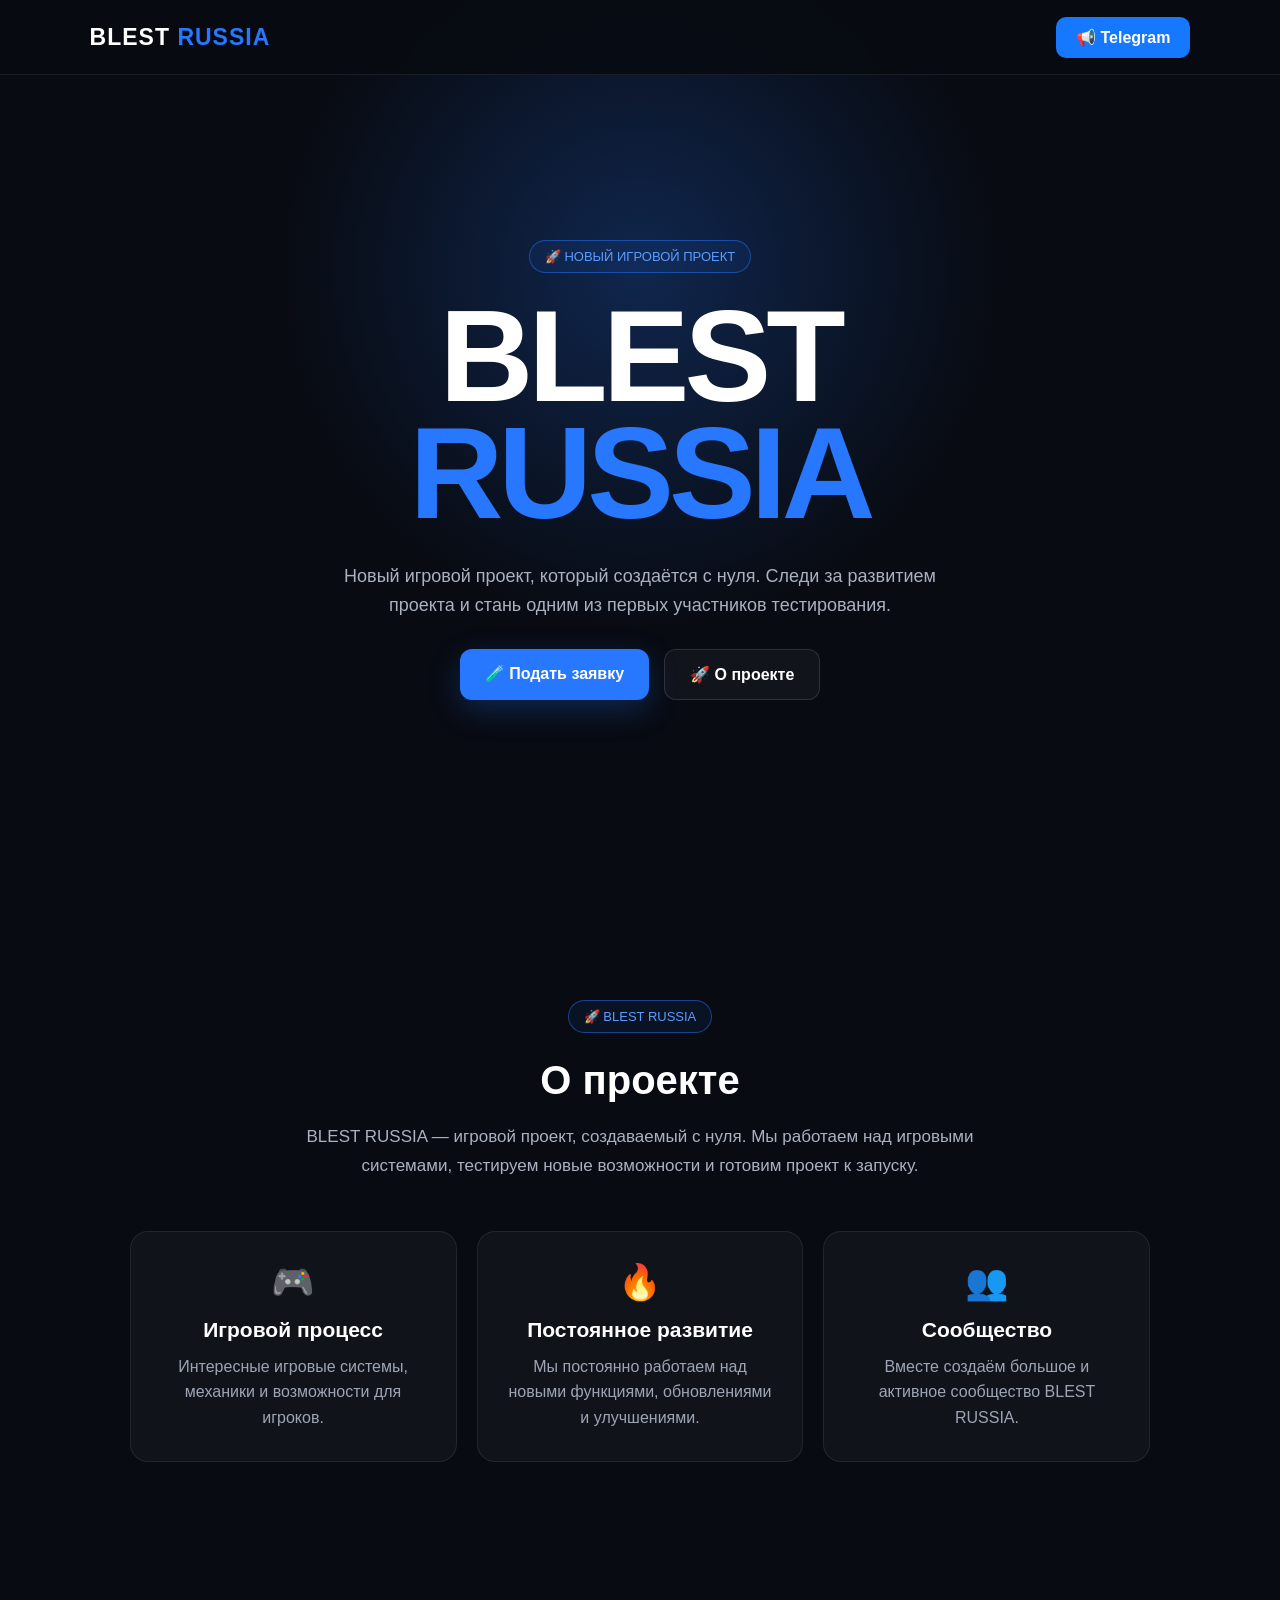
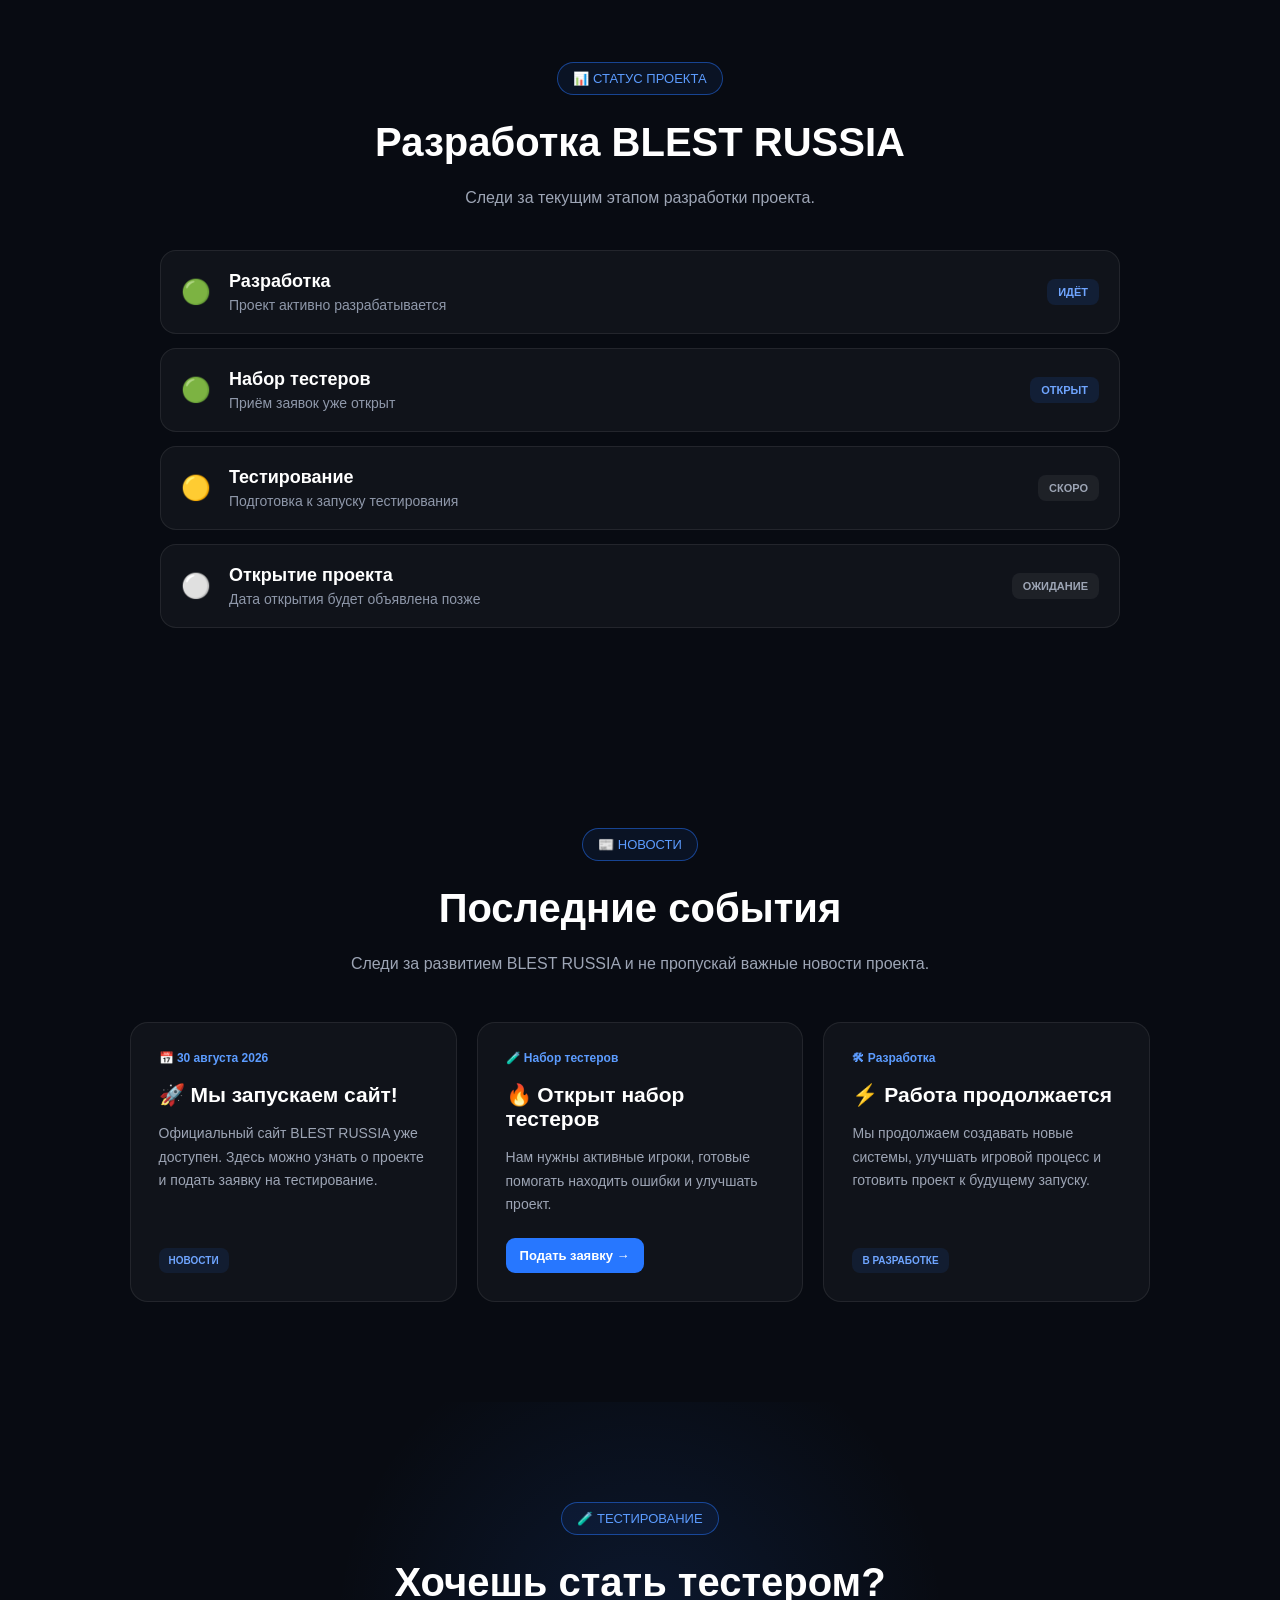
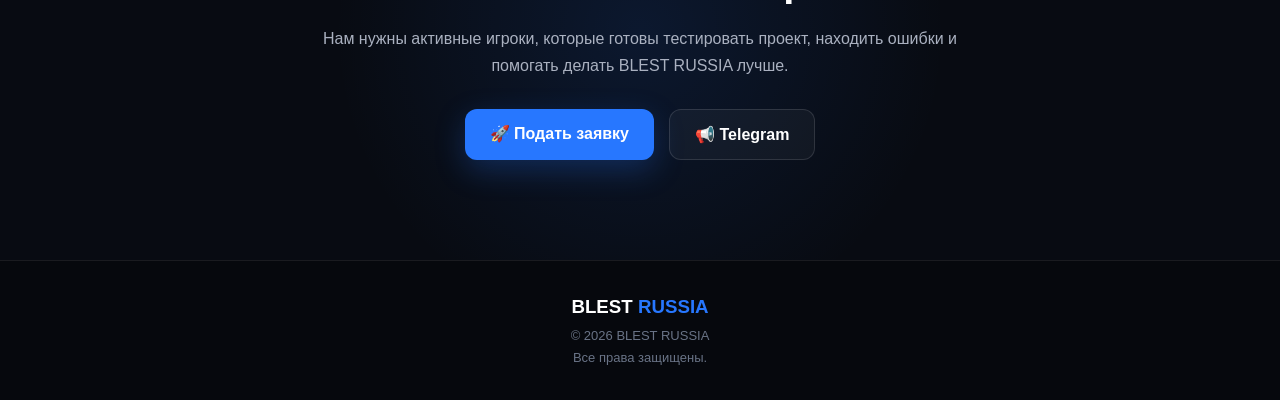
<file: index.html>
<!DOCTYPE html>
<html lang="ru">

<head>
    <meta charset="UTF-8">

    <meta name="viewport" content="width=device-width, initial-scale=1.0">

    <meta
        name="description"
        content="BLEST RUSSIA — новый игровой проект. Следи за разработкой и подавай заявку на тестирование."
    >

    <title>BLEST RUSSIA — Игровой проект</title>

    <link rel="stylesheet" href="style.css">
</head>

<body>

<header>

    <div class="logo">
        BLEST <span>RUSSIA</span>
    </div>

    <a
        href="https://t.me/crmp_blest"
        target="_blank"
        rel="noopener noreferrer"
        class="telegram"
    >
        📢 Telegram
    </a>

</header>


<main>

    <!-- HERO -->

    <section class="hero">

        <div class="hero-content">

            <div class="label">
                🚀 НОВЫЙ ИГРОВОЙ ПРОЕКТ
            </div>

            <h1>
                BLEST<br>
                <span>RUSSIA</span>
            </h1>

            <p>
                Новый игровой проект, который создаётся
                с нуля. Следи за развитием проекта
                и стань одним из первых участников
                тестирования.
            </p>

            <div class="buttons">

                <a
                    href="application.html"
                    class="main-button"
                >
                    🧪 Подать заявку
                </a>

                <a
                    href="#about"
                    class="second-button"
                >
                    🚀 О проекте
                </a>

            </div>

        </div>

    </section>


    <!-- ABOUT -->

    <section id="about" class="about">

        <div class="label">
            🚀 BLEST RUSSIA
        </div>

        <h2>
            О проекте
        </h2>

        <p class="about-text">
            BLEST RUSSIA — игровой проект,
            создаваемый с нуля. Мы работаем над
            игровыми системами, тестируем новые
            возможности и готовим проект к запуску.
        </p>


        <div class="cards">

            <div class="card">

                <div class="icon">
                    🎮
                </div>

                <h3>
                    Игровой процесс
                </h3>

                <p>
                    Интересные игровые системы,
                    механики и возможности
                    для игроков.
                </p>

            </div>


            <div class="card">

                <div class="icon">
                    🔥
                </div>

                <h3>
                    Постоянное развитие
                </h3>

                <p>
                    Мы постоянно работаем над
                    новыми функциями, обновлениями
                    и улучшениями.
                </p>

            </div>


            <div class="card">

                <div class="icon">
                    👥
                </div>

                <h3>
                    Сообщество
                </h3>

                <p>
                    Вместе создаём большое и
                    активное сообщество
                    BLEST RUSSIA.
                </p>

            </div>

        </div>

    </section>


    <!-- STATUS -->

    <section class="status-section">

        <div class="label">
            📊 СТАТУС ПРОЕКТА
        </div>

        <h2>
            Разработка BLEST RUSSIA
        </h2>

        <p class="status-description">
            Следи за текущим этапом разработки проекта.
        </p>


        <div class="status-list">

            <div class="status-item">

                <div class="status-icon">
                    🟢
                </div>

                <div class="status-info">

                    <h3>
                        Разработка
                    </h3>

                    <p>
                        Проект активно разрабатывается
                    </p>

                </div>

                <span class="status-active">
                    ИДЁТ
                </span>

            </div>


            <div class="status-item">

                <div class="status-icon">
                    🟢
                </div>

                <div class="status-info">

                    <h3>
                        Набор тестеров
                    </h3>

                    <p>
                        Приём заявок уже открыт
                    </p>

                </div>

                <span class="status-active">
                    ОТКРЫТ
                </span>

            </div>


            <div class="status-item">

                <div class="status-icon">
                    🟡
                </div>

                <div class="status-info">

                    <h3>
                        Тестирование
                    </h3>

                    <p>
                        Подготовка к запуску тестирования
                    </p>

                </div>

                <span class="status-wait">
                    СКОРО
                </span>

            </div>


            <div class="status-item">

                <div class="status-icon">
                    ⚪
                </div>

                <div class="status-info">

                    <h3>
                        Открытие проекта
                    </h3>

                    <p>
                        Дата открытия будет объявлена позже
                    </p>

                </div>

                <span class="status-wait">
                    ОЖИДАНИЕ
                </span>

            </div>

        </div>

    </section>


    <!-- NEWS -->

    <section class="news-section">

        <div class="label">
            📰 НОВОСТИ
        </div>

        <h2>
            Последние события
        </h2>

        <p class="news-description">
            Следи за развитием BLEST RUSSIA и не пропускай
            важные новости проекта.
        </p>


        <div class="news-grid">


            <article class="news-card">

                <div class="news-date">
                    📅 30 августа 2026
                </div>

                <h3>
                    🚀 Мы запускаем сайт!
                </h3>

                <p>
                    Официальный сайт BLEST RUSSIA уже доступен.
                    Здесь можно узнать о проекте и подать заявку
                    на тестирование.
                </p>

                <span class="news-tag">
                    НОВОСТИ
                </span>

            </article>


            <article class="news-card">

                <div class="news-date">
                    🧪 Набор тестеров
                </div>

                <h3>
                    🔥 Открыт набор тестеров
                </h3>

                <p>
                    Нам нужны активные игроки, готовые помогать
                    находить ошибки и улучшать проект.
                </p>

                <a
                    href="application.html"
                    class="news-button"
                >
                    Подать заявку →
                </a>

            </article>


            <article class="news-card">

                <div class="news-date">
                    🛠 Разработка
                </div>

                <h3>
                    ⚡ Работа продолжается
                </h3>

                <p>
                    Мы продолжаем создавать новые системы,
                    улучшать игровой процесс и готовить проект
                    к будущему запуску.
                </p>

                <span class="news-tag">
                    В РАЗРАБОТКЕ
                </span>

            </article>

        </div>

    </section>


    <!-- TESTING -->

    <section class="telegram-section">

        <div class="label">
            🧪 ТЕСТИРОВАНИЕ
        </div>

        <h2>
            Хочешь стать тестером?
        </h2>

        <p>
            Нам нужны активные игроки, которые готовы
            тестировать проект, находить ошибки
            и помогать делать BLEST RUSSIA лучше.
        </p>


        <div class="buttons">

            <a
                href="application.html"
                class="main-button"
            >
                🚀 Подать заявку
            </a>

            <a
                href="https://t.me/crmp_blest"
                target="_blank"
                rel="noopener noreferrer"
                class="second-button"
            >
                📢 Telegram
            </a>

        </div>

    </section>

</main>


<!-- FOOTER -->

<footer>

    <h3>
        BLEST <span>RUSSIA</span>
    </h3>

    <p>
        © 2026 BLEST RUSSIA
    </p>

    <p class="footer-small">
        Все права защищены.
    </p>

</footer>

</body>

</html>
</file>
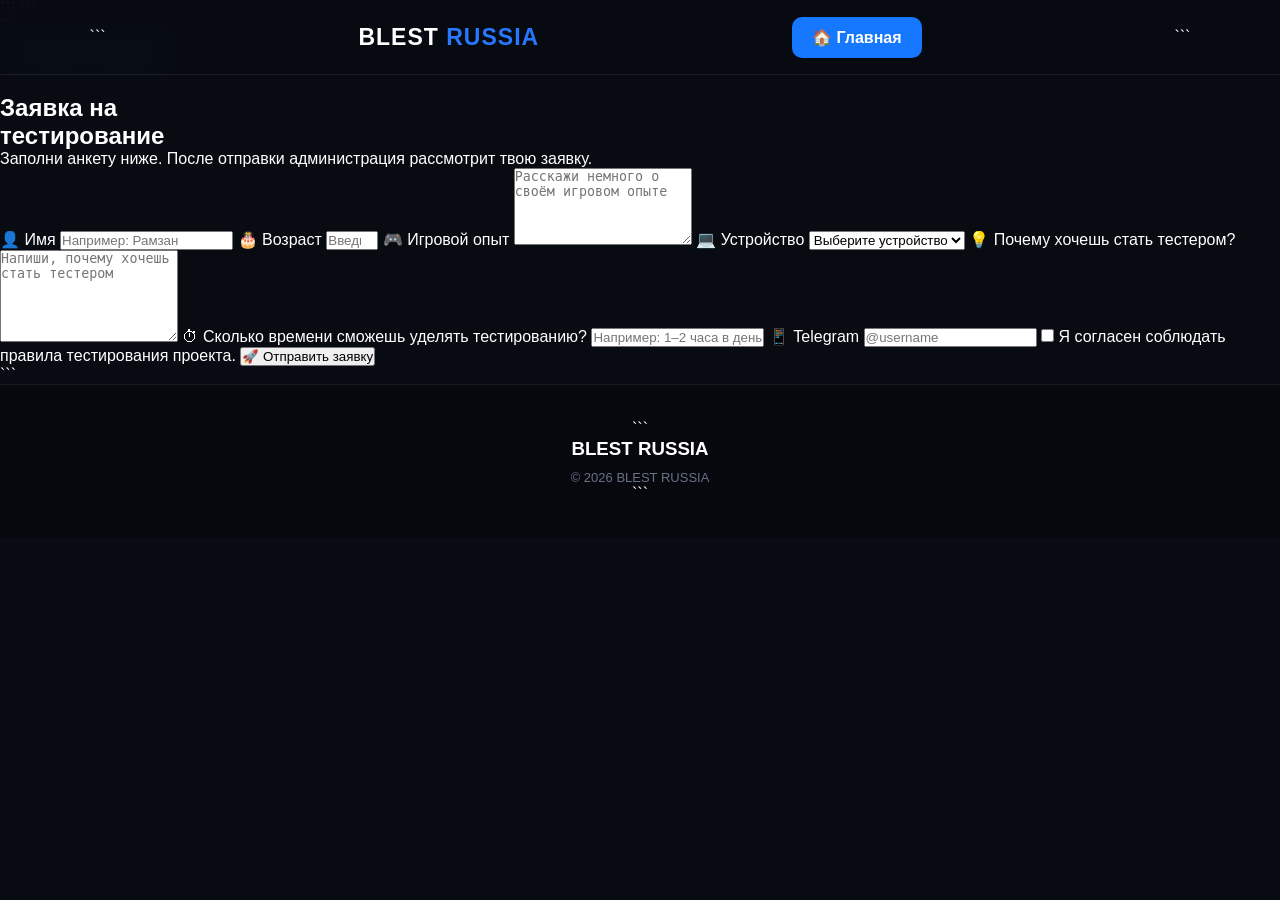
<file: application.html>
<!DOCTYPE html>

<html lang="ru">

<head>
    <meta charset="UTF-8">
    <meta name="viewport" content="width=device-width, initial-scale=1.0">

```
<title>Заявка на тест — BLEST RUSSIA</title>

<link rel="stylesheet" href="style.css">
```

</head>

<body>

<header>

```
<div class="logo">
    BLEST <span>RUSSIA</span>
</div>

<a href="index.html" class="telegram">
    🏠 Главная
</a>
```

</header>

<main>

<section class="application">

```
<div class="application-box">

    <div class="label">
        🧪 НАБОР ТЕСТЕРОВ
    </div>

    <h1>
        Заявка на<br>
        <span>тестирование</span>
    </h1>

    <p class="application-description">
        Заполни анкету ниже. После отправки
        администрация рассмотрит твою заявку.
    </p>


    <form id="applicationForm">

        <label for="name">
            👤 Имя
        </label>

        <input
            type="text"
            id="name"
            placeholder="Например: Рамзан"
            autocomplete="name"
            required
        >


        <label for="age">
            🎂 Возраст
        </label>

        <input
            type="number"
            id="age"
            min="13"
            max="100"
            placeholder="Введите возраст"
            required
        >


        <label for="experience">
            🎮 Игровой опыт
        </label>

        <textarea
            id="experience"
            placeholder="Расскажи немного о своём игровом опыте"
            rows="5"
            required
        ></textarea>


        <label for="device">
            💻 Устройство
        </label>

        <select id="device" required>

            <option value="">
                Выберите устройство
            </option>

            <option value="Android">
                📱 Android
            </option>

            <option value="iPhone">
                📱 iPhone
            </option>

            <option value="PC">
                💻 PC
            </option>

        </select>


        <label for="reason">
            💡 Почему хочешь стать тестером?
        </label>

        <textarea
            id="reason"
            placeholder="Напиши, почему хочешь стать тестером"
            rows="6"
            required
        ></textarea>


        <label for="time">
            ⏱ Сколько времени сможешь уделять тестированию?
        </label>

        <input
            type="text"
            id="time"
            placeholder="Например: 1–2 часа в день"
            required
        >


        <label for="telegram">
            📱 Telegram
        </label>

        <input
            type="text"
            id="telegram"
            placeholder="@username"
            required
        >


        <label class="checkbox">

            <input
                type="checkbox"
                id="rules"
                required
            >

            <span>
                Я согласен соблюдать правила
                тестирования проекта.
            </span>

        </label>


        <button
            type="submit"
            class="submit-button"
        >
            🚀 Отправить заявку
        </button>

    </form>


    <div
        id="success"
        class="success-message"
        style="display: none;"
    >
        ✅ Заявка отправлена!

        <br><br>

        Спасибо за участие.
        Администрация рассмотрит твою заявку.
    </div>

</div>
```

</section>

</main>

<footer>

```
<h3>BLEST RUSSIA</h3>

<p>
    © 2026 BLEST RUSSIA
</p>
```

</footer>

<script src="application.js"></script>

</body>

</html>
</file>
<file: style.css>
* {
    margin: 0;
    padding: 0;
    box-sizing: border-box;
}

html {
    scroll-behavior: smooth;
}

body {
    font-family: Arial, sans-serif;
    background: #080b12;
    color: white;
    overflow-x: hidden;
}


/* HEADER */

header {
    width: 100%;
    height: 75px;

    padding: 0 7%;

    display: flex;
    align-items: center;
    justify-content: space-between;

    position: fixed;
    top: 0;
    left: 0;

    z-index: 100;

    background: rgba(8, 11, 18, 0.92);

    border-bottom: 1px solid
        rgba(255, 255, 255, 0.08);

    backdrop-filter: blur(12px);
}

.logo {
    font-size: 23px;
    font-weight: 900;
    letter-spacing: 1px;
}

.logo span {
    color: #2777ff;
}

.telegram {
    text-decoration: none;
    color: white;

    padding: 11px 20px;

    border-radius: 10px;

    background: #1677ff;

    font-weight: bold;

    transition: 0.3s;
}

.telegram:hover {
    transform: translateY(-2px);

    box-shadow:
        0 8px 25px
        rgba(39, 119, 255, 0.3);
}


/* HERO */

.hero {
    min-height: 100vh;

    display: flex;

    align-items: center;
    justify-content: center;

    text-align: center;

    padding: 120px 20px 80px;

    background:
        radial-gradient(
            circle at 50% 30%,
            rgba(39, 119, 255, 0.25),
            transparent 40%
        );
}

.hero-content {
    max-width: 850px;
}

.label {
    display: inline-block;

    padding: 8px 15px;

    border: 1px solid
        rgba(39, 119, 255, 0.5);

    border-radius: 50px;

    color: #5c9cff;

    background:
        rgba(39, 119, 255, 0.08);

    font-size: 13px;

    margin-bottom: 25px;
}

.hero h1 {
    font-size:
        clamp(60px, 12vw, 130px);

    line-height: 0.9;

    font-weight: 900;

    letter-spacing: -5px;
}

.hero h1 span {
    color: #2777ff;
}

.hero p {
    margin: 30px auto;

    max-width: 620px;

    color: #aab1c0;

    font-size: 18px;

    line-height: 1.6;
}


/* BUTTONS */

.buttons {
    display: flex;

    justify-content: center;

    gap: 15px;

    flex-wrap: wrap;
}

.main-button,
.second-button {
    display: inline-block;

    padding: 15px 25px;

    border-radius: 12px;

    text-decoration: none;

    font-weight: bold;

    transition: 0.3s;
}

.main-button {
    background: #2777ff;

    color: white;

    box-shadow:
        0 10px 30px
        rgba(39, 119, 255, 0.25);
}

.main-button:hover {
    transform: translateY(-3px);

    box-shadow:
        0 15px 35px
        rgba(39, 119, 255, 0.4);
}

.second-button {
    color: white;

    border: 1px solid
        rgba(255, 255, 255, 0.12);

    background:
        rgba(255, 255, 255, 0.04);
}

.second-button:hover {
    background:
        rgba(255, 255, 255, 0.08);

    transform: translateY(-3px);
}


/* ABOUT */

.about {
    max-width: 1200px;

    margin: auto;

    padding: 100px 7%;

    text-align: center;
}

.about h2,
.telegram-section h2,
.status-section h2,
.news-section h2 {
    font-size: 40px;

    margin-bottom: 20px;
}

.about-text {
    max-width: 700px;

    margin: 0 auto 50px;

    color: #aab1c0;

    font-size: 17px;

    line-height: 1.7;
}


/* CARDS */

.cards {
    display: grid;

    grid-template-columns:
        repeat(3, 1fr);

    gap: 20px;
}

.card {
    padding: 30px;

    border-radius: 18px;

    background:
        rgba(255, 255, 255, 0.035);

    border: 1px solid
        rgba(255, 255, 255, 0.08);

    transition: 0.3s;
}

.card:hover {
    transform: translateY(-7px);

    border-color:
        rgba(39, 119, 255, 0.4);

    background:
        rgba(39, 119, 255, 0.06);
}

.icon {
    font-size: 35px;

    margin-bottom: 15px;
}

.card h3 {
    margin-bottom: 12px;

    font-size: 21px;
}

.card p {
    color: #9da5b5;

    line-height: 1.6;
}


/* STATUS */

.status-section {
    max-width: 1000px;

    margin: 0 auto;

    padding: 100px 20px;

    text-align: center;
}

.status-description {
    color: #9da5b5;

    margin-bottom: 40px;

    line-height: 1.6;
}

.status-list {
    display: flex;

    flex-direction: column;

    gap: 14px;
}

.status-item {
    display: flex;

    align-items: center;

    gap: 18px;

    padding: 20px;

    text-align: left;

    border-radius: 16px;

    background:
        rgba(255, 255, 255, 0.035);

    border: 1px solid
        rgba(255, 255, 255, 0.08);

    transition: 0.3s;
}

.status-item:hover {
    transform: translateY(-3px);

    border-color:
        rgba(39, 119, 255, 0.35);
}

.status-icon {
    font-size: 24px;
}

.status-info {
    flex: 1;
}

.status-info h3 {
    margin-bottom: 5px;

    font-size: 18px;
}

.status-info p {
    color: #8f98aa;

    font-size: 14px;
}

.status-active,
.status-wait {
    padding: 7px 11px;

    border-radius: 8px;

    font-size: 11px;

    font-weight: bold;
}

.status-active {
    color: #6fa5ff;

    background:
        rgba(39, 119, 255, 0.12);
}

.status-wait {
    color: #9da5b5;

    background:
        rgba(255, 255, 255, 0.06);
}


/* NEWS */

.news-section {
    max-width: 1200px;

    margin: 0 auto;

    padding: 100px 7%;

    text-align: center;
}

.news-description {
    max-width: 650px;

    margin: 0 auto 45px;

    color: #9da5b5;

    line-height: 1.6;
}

.news-grid {
    display: grid;

    grid-template-columns:
        repeat(3, 1fr);

    gap: 20px;

    text-align: left;
}

.news-card {
    min-height: 280px;

    display: flex;

    flex-direction: column;

    padding: 28px;

    border-radius: 18px;

    background:
        rgba(255, 255, 255, 0.035);

    border: 1px solid
        rgba(255, 255, 255, 0.08);

    transition: 0.3s;
}

.news-card:hover {
    transform: translateY(-7px);

    border-color:
        rgba(39, 119, 255, 0.4);

    box-shadow:
        0 15px 40px
        rgba(0, 0, 0, 0.2);
}

.news-date {
    color: #5c9cff;

    font-size: 12px;

    font-weight: bold;

    margin-bottom: 18px;
}

.news-card h3 {
    font-size: 21px;

    margin-bottom: 15px;
}

.news-card p {
    color: #9da5b5;

    font-size: 14px;

    line-height: 1.7;

    margin-bottom: 20px;
}

.news-tag {
    margin-top: auto;

    align-self: flex-start;

    padding: 7px 10px;

    border-radius: 8px;

    color: #6fa5ff;

    background:
        rgba(39, 119, 255, 0.1);

    font-size: 10px;

    font-weight: bold;
}

.news-button {
    display: inline-block;

    margin-top: auto;

    align-self: flex-start;

    padding: 10px 14px;

    border-radius: 9px;

    background: #2777ff;

    color: white;

    text-decoration: none;

    font-size: 13px;

    font-weight: bold;

    transition: 0.3s;
}

.news-button:hover {
    transform: translateY(-2px);

    box-shadow:
        0 8px 20px
        rgba(39, 119, 255, 0.3);
}


/* TESTING */

.telegram-section {
    padding: 100px 20px;

    text-align: center;

    background:
        radial-gradient(
            circle at 50% 50%,
            rgba(39, 119, 255, 0.12),
            transparent 45%
        );
}

.telegram-section p {
    max-width: 650px;

    margin: 0 auto 30px;

    color: #aab1c0;

    line-height: 1.7;
}


/* FOOTER */

footer {
    padding: 35px 20px;

    text-align: center;

    border-top: 1px solid
        rgba(255, 255, 255, 0.08);

    background: #06080d;
}

footer h3 {
    margin-bottom: 10px;
}

footer h3 span {
    color: #2777ff;
}

footer p {
    color: #697386;

    font-size: 13px;
}

.footer-small {
    margin-top: 7px;
}


/* MOBILE */

@media (max-width: 800px) {

    header {
        padding: 0 20px;
    }

    .logo {
        font-size: 18px;
    }

    .telegram {
        padding: 9px 14px;

        font-size: 13px;
    }

    .hero h1 {
        letter-spacing: -3px;
    }

    .hero p {
        font-size: 16px;
    }

    .cards {
        grid-template-columns: 1fr;
    }

    .news-grid {
        grid-template-columns: 1fr;
    }

    .about h2,
    .telegram-section h2,
    .status-section h2,
    .news-section h2 {
        font-size: 32px;
    }

    .news-section {
        padding-left: 20px;
        padding-right: 20px;
    }
}


/* SMALL MOBILE */

@media (max-width: 450px) {

    .buttons {
        flex-direction: column;
    }

    .main-button,
    .second-button {
        width: 100%;
    }

    .hero {
        padding-left: 15px;
        padding-right: 15px;
    }

    .about {
        padding-left: 20px;
        padding-right: 20px;
    }

    .status-section {
        padding-left: 12px;
        padding-right: 12px;
    }

    .status-item {
        padding: 16px;

        gap: 12px;
    }

    .status-info h3 {
        font-size: 16px;
    }

    .status-info p {
        font-size: 12px;
    }

    .status-active,
    .status-wait {
        display: none;
    }
    }
</file>
